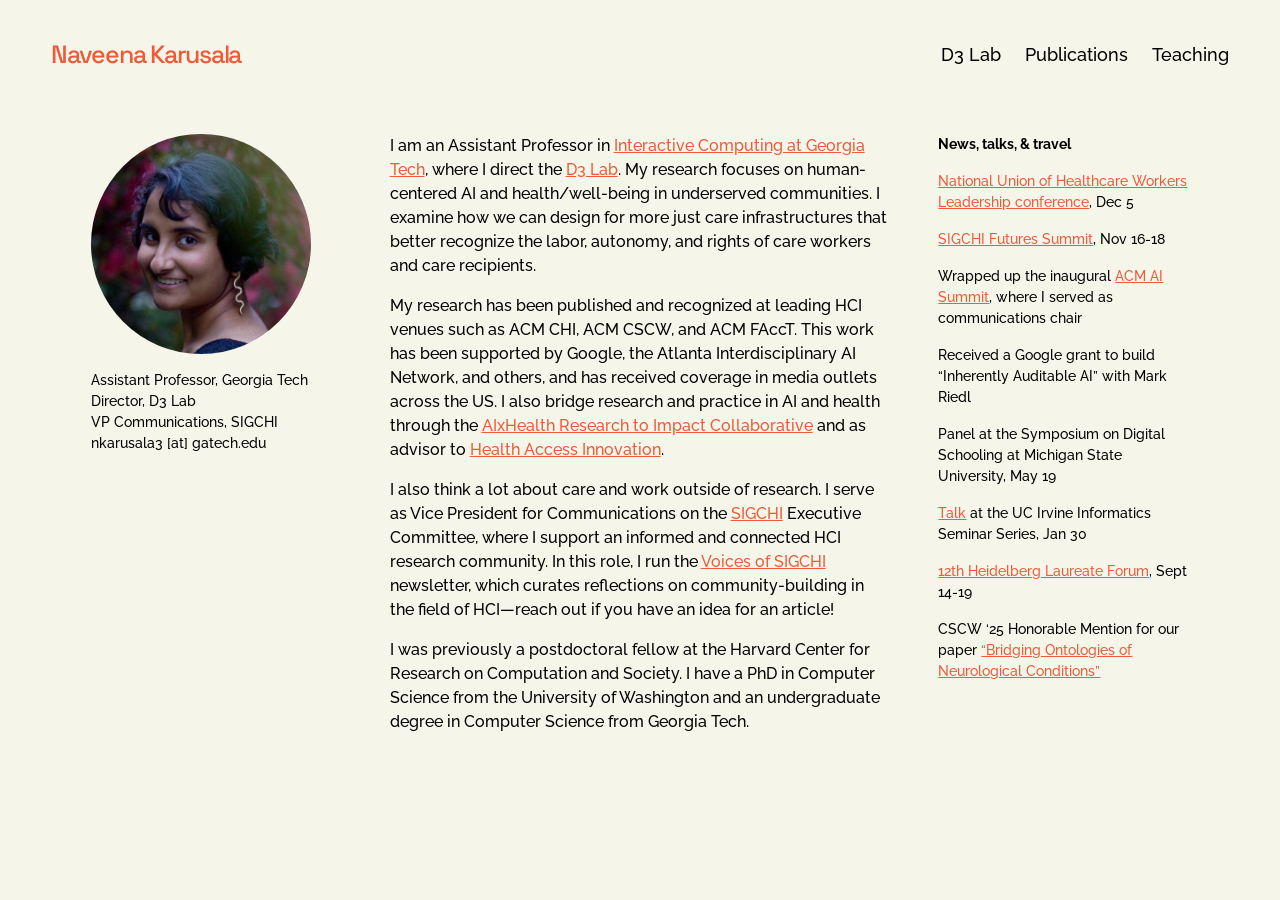
<file: index.html>
<!doctype html>
<html lang="en">
<head>
<meta charset="utf-8">
<meta name="viewport" content="width=device-width, initial-scale=1">
<title>Naveena Karusala</title>
<meta name="description" content="Assistant Professor in Interactive Computing at Georgia Tech and director of the D3 Lab.">
<link rel="preconnect" href="https://fonts.googleapis.com">
<link rel="preconnect" href="https://fonts.gstatic.com" crossorigin>
<link rel="stylesheet" href="https://fonts.googleapis.com/css2?family=Raleway:wght@500;700&family=Space+Grotesk:wght@500&display=swap">
<link rel="stylesheet" href="/style.css?v=4">
</head>
<body>
<header>
  <h1><a href="/">Naveena Karusala</a></h1>
  <nav>
    <a href="/d3lab/">D3 Lab</a>
    <a href="https://scholar.google.com/citations?user=S3yqENkAAAAJ&amp;hl=en">Publications</a>
    <a href="/teaching/">Teaching</a>
  </nav>
  <button class="menu" aria-label="Menu" aria-expanded="false" onclick="this.setAttribute('aria-expanded', document.body.classList.toggle('menu-open'))"><span></span><span></span></button>
</header>
<main class="home">
  <div>
    <img class="round" src="/headshot+square.jpg" alt="Naveena Karusala">
    <p class="small">Assistant Professor, Georgia Tech<br>Director, D3 Lab<br>VP Communications, SIGCHI<br>nkarusala3 [at] gatech.edu</p>
  </div>

  <div class="bio">
    <p>I am an Assistant Professor in <a href="https://ic.gatech.edu/">Interactive Computing at Georgia Tech</a>, where I direct the <a href="/d3lab/">D3 Lab</a>. My research focuses on human-centered AI and health/well-being in underserved communities. I examine how we can design for more just care infrastructures that better recognize the labor, autonomy, and rights of care workers and care recipients.</p>
    <p>My research has been published and recognized at leading HCI venues such as ACM CHI, ACM CSCW, and ACM FAccT. This work has been supported by Google, the Atlanta Interdisciplinary AI Network, and others, and has received coverage in media outlets across the US. I also bridge research and practice in AI and health through the <a href="https://www.aixhealth.info/">AIxHealth Research to Impact Collaborative</a> and as advisor to <a href="https://healthaccessinnovation.org/">Health Access Innovation</a>.</p>
    <p>I also think a lot about care and work outside of research. I serve as Vice President for Communications on the <a href="https://sigchi.org/">SIGCHI</a> Executive Committee, where I support an informed and connected HCI research community. In this role, I run the <a href="https://sigchi.org/news/newsletters/">Voices of SIGCHI</a> newsletter, which curates reflections on community-building in the field of HCI—reach out if you have an idea for an article!</p>
    <p>I was previously a postdoctoral fellow at the Harvard Center for Research on Computation and Society. I have a PhD in Computer Science from the University of Washington and an undergraduate degree in Computer Science from Georgia Tech.</p>
  </div>

  <div class="news">
    <p><strong>News, talks, &amp; travel</strong></p>
    <p><a href="https://conference.nuhw.org/#2025highlights">National Union of Healthcare Workers Leadership conference</a>, Dec 5</p>
    <p><a href="https://sigchi.org/sigchi-futures-summit-2026/">SIGCHI Futures Summit</a>, Nov 16-18</p>
    <p>Wrapped up the inaugural <a href="https://aisummit.acm.org/">ACM AI Summit</a>, where I served as communications chair</p>
    <p>Received a Google grant to build “Inherently Auditable AI” with Mark Riedl</p>
    <p>Panel at the Symposium on Digital Schooling at Michigan State University, May 19</p>
    <p><a href="https://ics.uci.edu/event/towards-worker-voice-in-responsible-ai-for-healthcare/">Talk</a> at the UC Irvine Informatics Seminar Series, Jan 30</p>
    <p><a href="https://www.heidelberg-laureate-forum.org/forum/12th-hlf-2025-1/">12th Heidelberg Laureate Forum</a>, Sept 14-19</p>
    <p>CSCW ‘25 Honorable Mention for our paper <a href="https://dl.acm.org/doi/pdf/10.1145/3757562">“Bridging Ontologies of Neurological Conditions”</a></p>
  </div>
</main>
</body>
</html>
</file>
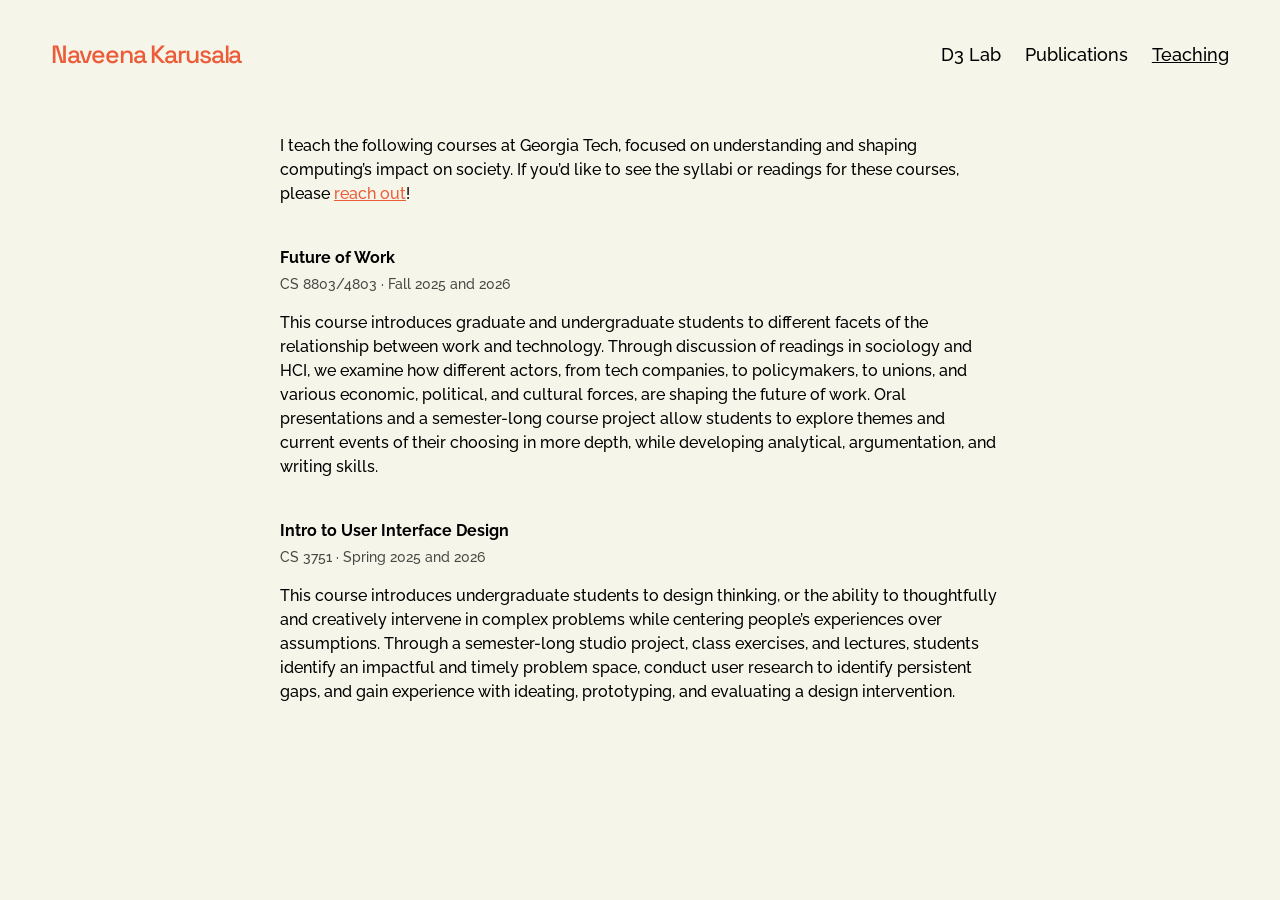
<file: teaching/index.html>
<!doctype html>
<html lang="en">
<head>
<meta charset="utf-8">
<meta name="viewport" content="width=device-width, initial-scale=1">
<title>Teaching — Naveena Karusala</title>
<meta name="description" content="Courses taught by Naveena Karusala at Georgia Tech.">
<link rel="preconnect" href="https://fonts.googleapis.com">
<link rel="preconnect" href="https://fonts.gstatic.com" crossorigin>
<link rel="stylesheet" href="https://fonts.googleapis.com/css2?family=Raleway:wght@500;700&family=Space+Grotesk:wght@500&display=swap">
<link rel="stylesheet" href="/style.css?v=4">
</head>
<body>
<header>
  <h1><a href="/">Naveena Karusala</a></h1>
  <nav>
    <a href="/d3lab/">D3 Lab</a>
    <a href="https://scholar.google.com/citations?user=S3yqENkAAAAJ&amp;hl=en">Publications</a>
    <a href="/teaching/" aria-current="page">Teaching</a>
  </nav>
  <button class="menu" aria-label="Menu" aria-expanded="false" onclick="this.setAttribute('aria-expanded', document.body.classList.toggle('menu-open'))"><span></span><span></span></button>
</header>
<main class="teaching">
  <p>I teach the following courses at Georgia Tech, focused on understanding and shaping computing’s impact on society. If you’d like to see the syllabi or readings for these courses, please <a href="mailto:nkarusala3@gatech.edu">reach out</a>!</p>

  <div class="course">
    <p>Future of Work</p>
    <p class="small">CS 8803/4803 · Fall 2025 and 2026</p>
    <p>This course introduces graduate and undergraduate students to different facets of the relationship between work and technology. Through discussion of readings in sociology and HCI, we examine how different actors, from tech companies, to policymakers, to unions, and various economic, political, and cultural forces, are shaping the future of work. Oral presentations and a semester-long course project allow students to explore themes and current events of their choosing in more depth, while developing analytical, argumentation, and writing skills.</p>
  </div>

  <div class="course">
    <p>Intro to User Interface Design</p>
    <p class="small">CS 3751 · Spring 2025 and 2026</p>
    <p>This course introduces undergraduate students to design thinking, or the ability to thoughtfully and creatively intervene in complex problems while centering people’s experiences over assumptions. Through a semester-long studio project, class exercises, and lectures, students identify an impactful and timely problem space, conduct user research to identify persistent gaps, and gain experience with ideating, prototyping, and evaluating a design intervention.</p>
  </div>
</main>
</body>
</html>
</file>
<file: style.css>
:root { --accent: #ec5c39; --bg: #f6f5ea; }

* { box-sizing: border-box; }
body { margin: 0; background: var(--bg); color: #000; font: 500 16px/1.5 Raleway, sans-serif; }
a { color: var(--accent); }
img { display: block; max-width: 100%; }

h1, h2 { font-family: "Space Grotesk", sans-serif; font-weight: 500; color: var(--accent); letter-spacing: -0.05em; }
h2 { font-size: 32px; margin: 0 0 24px; }
p { margin: 0 0 16px; }
.small { font-size: 14px; }

/* header */
header { display: flex; flex-wrap: wrap; justify-content: space-between; align-items: center; gap: 12px 32px; padding: 36px 4vw; }
header h1 { margin: 0; font-size: 25px; }
header h1 a { text-decoration: none; }
nav { display: flex; gap: 24px; font-size: 18px; }
nav a { color: #000; text-decoration: none; }
nav a:hover, nav a[aria-current] { text-decoration: underline; }
.menu { display: none; }

main { padding: 24px 4vw 96px; max-width: 1200px; margin: 0 auto; }
.round { aspect-ratio: 1; object-fit: cover; border-radius: 50%; width: 100%; }

/* home */
.home { display: grid; grid-template-columns: 1fr 2fr 1fr; gap: 48px; align-items: start; }
.home .round { max-width: 220px; margin-bottom: 16px; }
.news p { font-size: 14px; }

/* d3 lab */
.lab section { margin-bottom: 72px; }
.project { display: grid; grid-template-columns: 200px 1fr; gap: 40px; align-items: center; margin-bottom: 40px; }
.team { display: grid; grid-template-columns: repeat(4, 1fr); gap: 32px 12px; text-align: center; }
.team .round { max-width: 160px; margin: 0 auto 12px; }

/* teaching */
.teaching, .lab { max-width: calc(720px + 8vw); }
.course { margin-top: 40px; }
.course p:first-child { font-weight: 700; margin-bottom: 4px; }
.course .small { opacity: 0.7; }

@media (max-width: 767px) {
  /* phone menu */
  header { flex-wrap: nowrap; }
  header h1 { position: relative; z-index: 2; }
  .menu { display: block; position: relative; z-index: 2; width: 32px; height: 20px; padding: 0; border: 0; background: none; cursor: pointer; }
  .menu span { position: absolute; left: 0; right: 0; height: 2px; background: #000; transition: transform .2s; }
  .menu span:first-child { top: 4px; }
  .menu span:last-child { bottom: 4px; }
  .menu-open .menu span:first-child { transform: translateY(5px) rotate(45deg); }
  .menu-open .menu span:last-child { transform: translateY(-5px) rotate(-45deg); }
  nav { display: none; position: fixed; inset: 0; z-index: 1; background: var(--bg); flex-direction: column; justify-content: center; align-items: center; gap: 28px; font-size: 28px; }
  .menu-open nav { display: flex; }
  .menu-open { overflow: hidden; }

  .home { grid-template-columns: 1fr; gap: 24px; }
  .home > :first-child { text-align: center; }
  .home .round { margin: 0 auto 16px; }
  .project { grid-template-columns: 1fr; gap: 16px; }
  .project .round { max-width: 240px; margin: 0 auto; }
  .team { grid-template-columns: repeat(2, 1fr); gap: 24px; }
}
</file>
